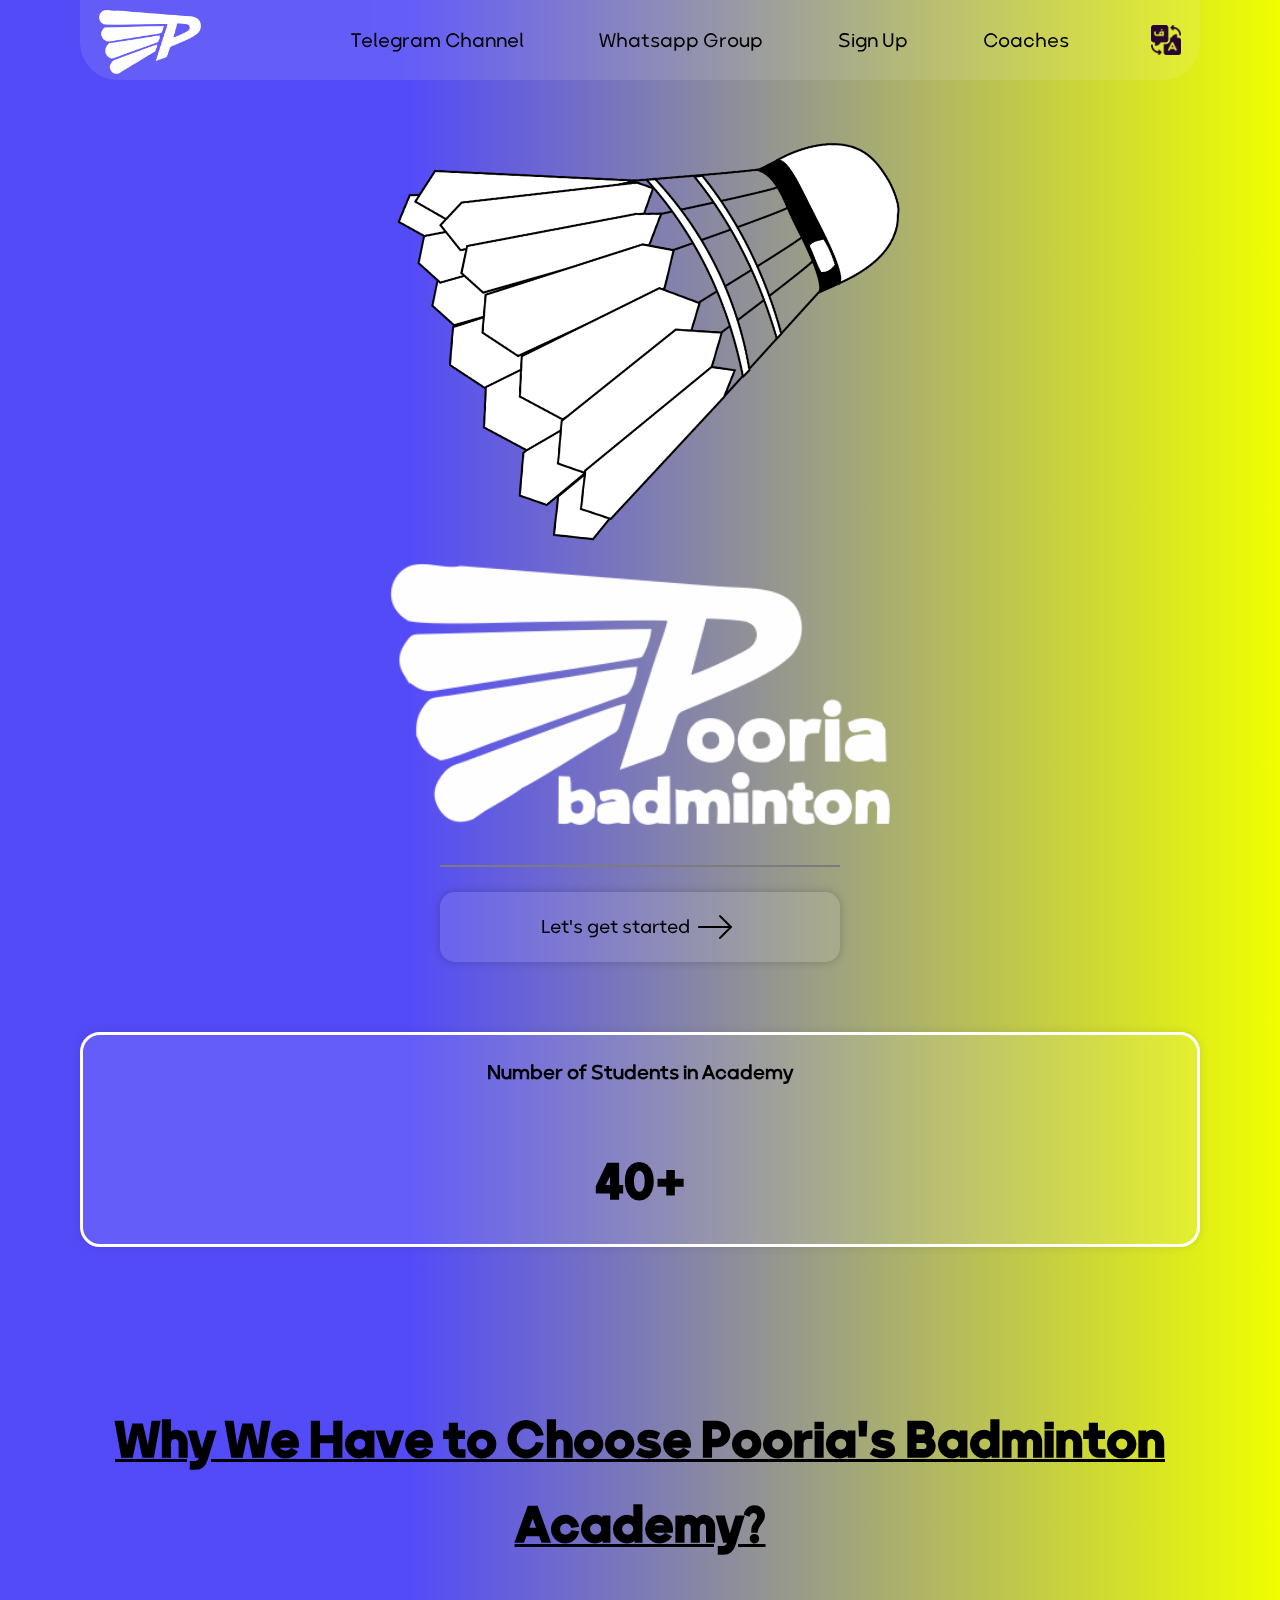
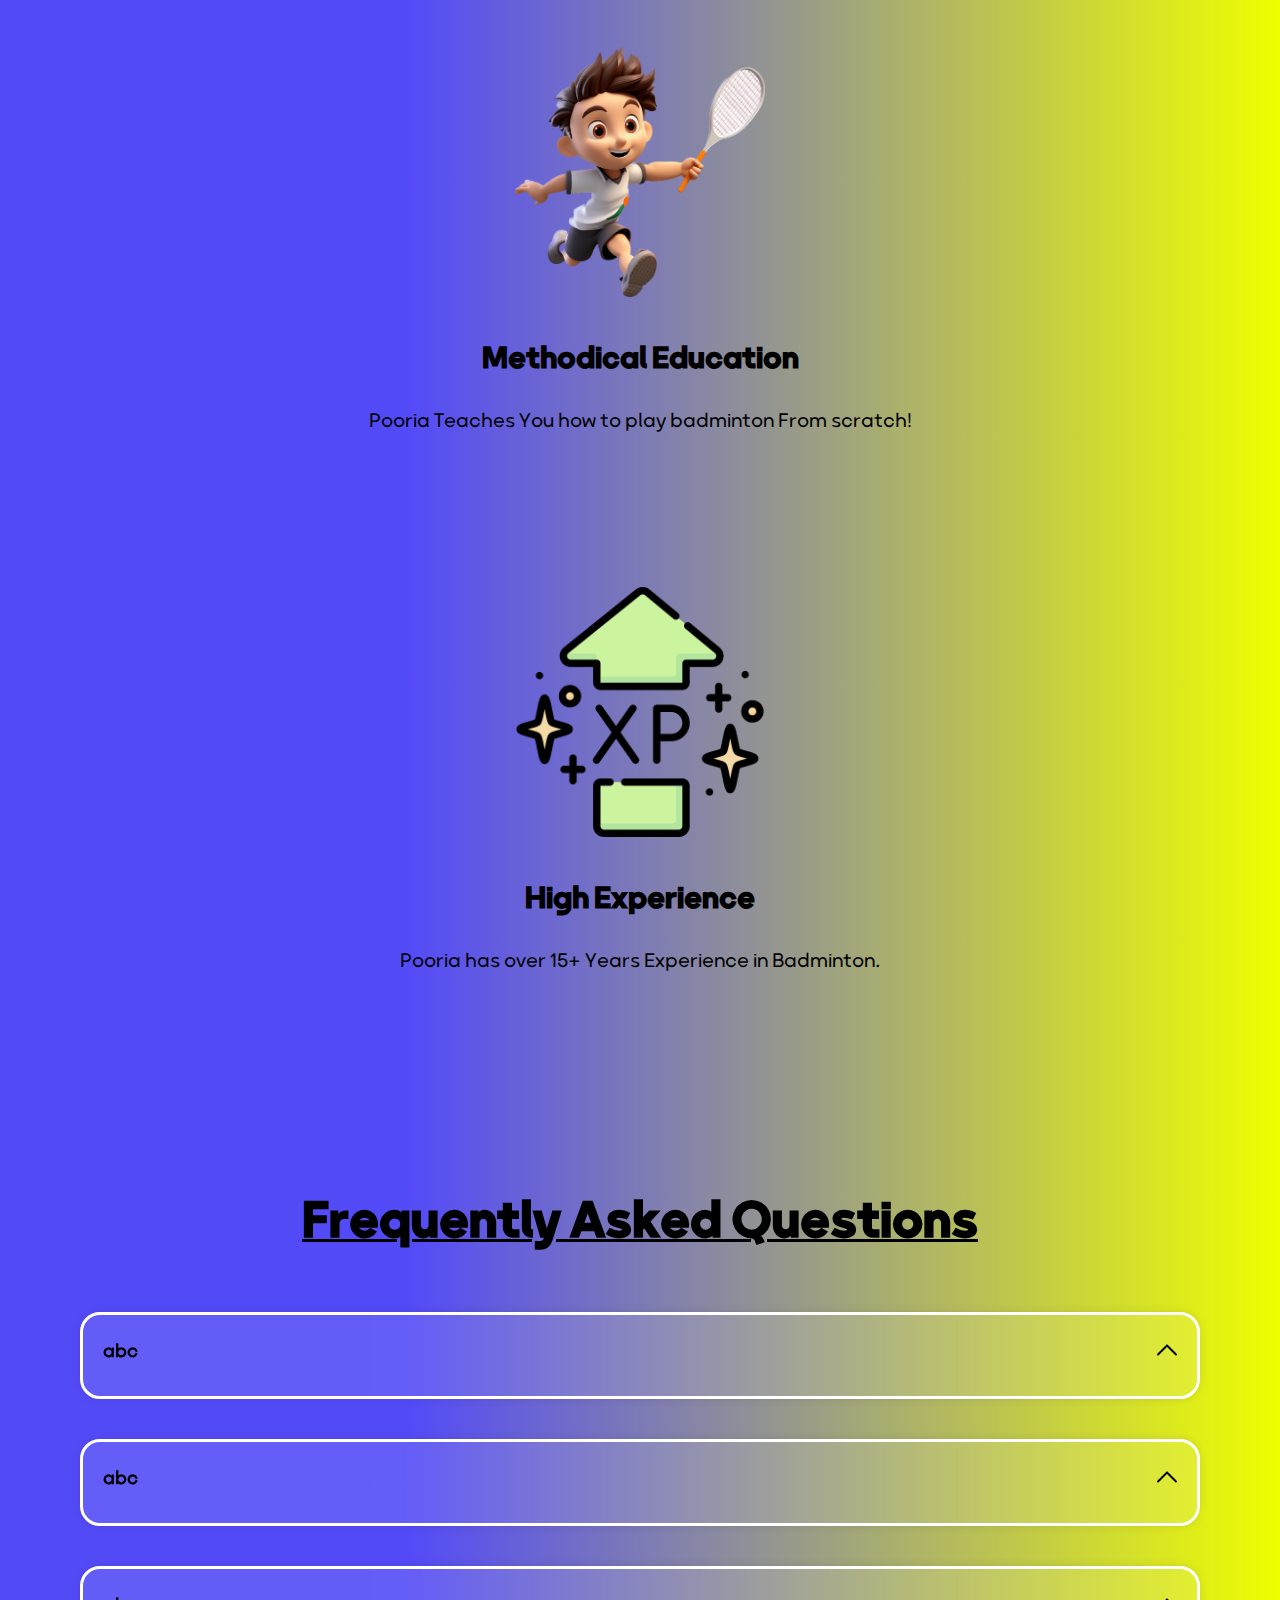
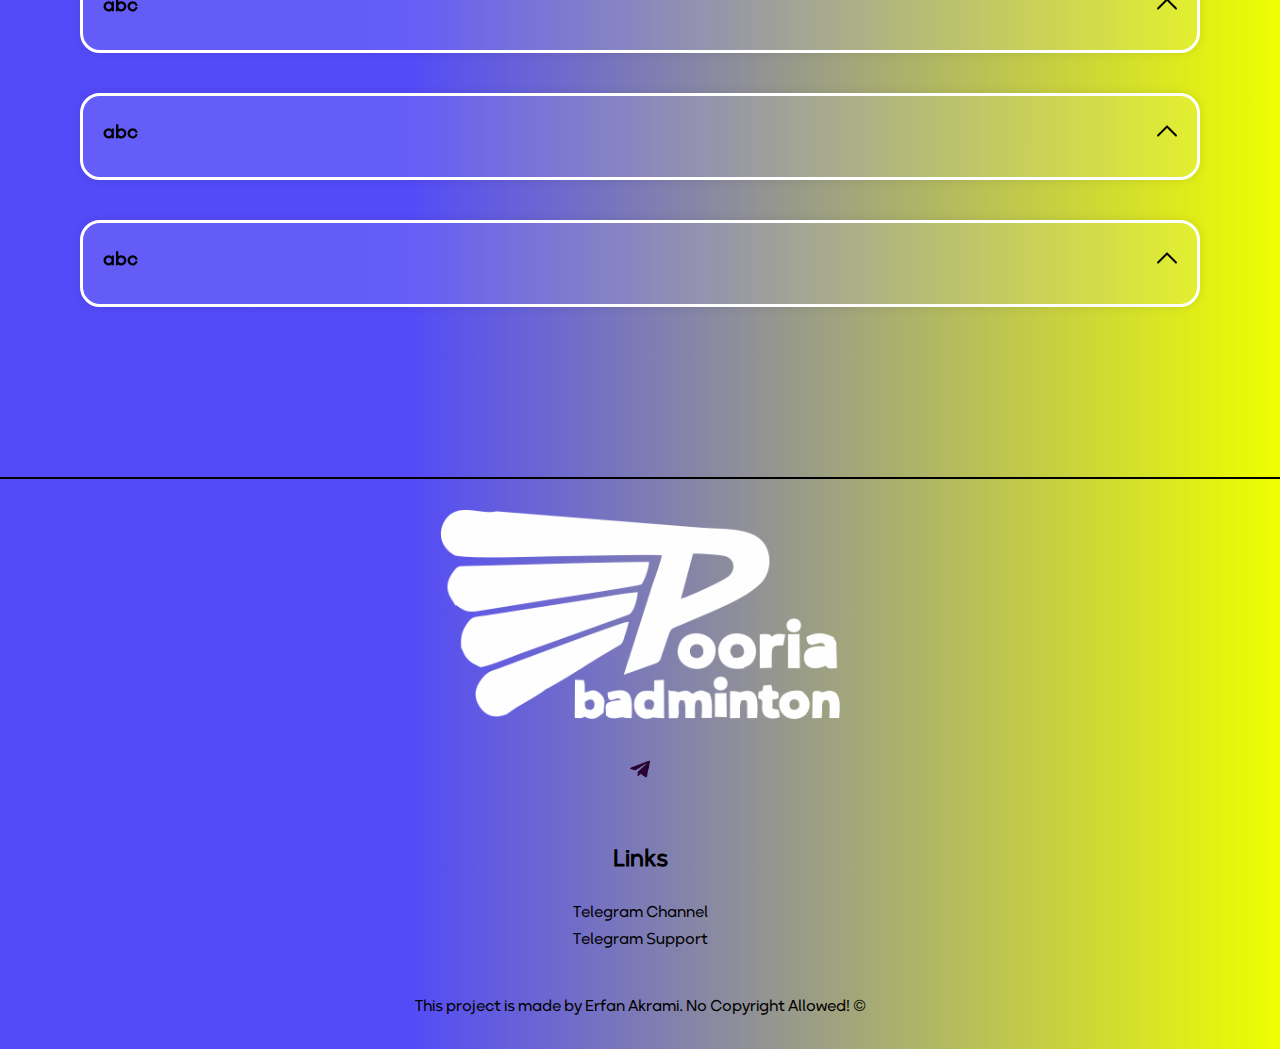
<file: index.html>
<!DOCTYPE html>
<html lang="en">
<head>
    <meta charset="UTF-8">
    <meta name="viewport" content="width=device-width, initial-scale=1.0">
    <link rel="stylesheet" href="./css/main.css">
    <title>Pooria's Academy | اکامی پوریا</title>
</head>
<body>
  <div class="content">
    <div class="header" id="header">
      <a href="#">
        <img src="images/logo-header-p-dark.png" alt="logo" class="header-logo" id="headerLogo">
      </a>
      <nav>
        <ul class="header-navbar">
          <li><a href="https://t.me/GorganBadminton">Telegram Channel</a></li>
          <li><a href="https://wa.me/+989111716951">Whatsapp Group</a></li>
          <li><a href="https://forms.gle/6HnpxQLPfh3gNJad7">Sign Up</a></li>
          <li><a href="pages/coaches.html">Coaches</a></li>
        </ul>
      </nav>
      <a href="pages/fa.html" class="languages" id="languages-icon-menu">
        <img src="images/languages-light.png" alt="theme" class="languages-icon" id="LanguageIcon">
      </a>
      <img src="images/hamburger-light.png" alt="menu" class="hamburger-icon" id="hamburgerIcon">
    </div>
    <div class="hamburger-menu">
      <div>
        <p class="cross-icon">X</p>
      </div>
      <ul>
        <li><a href="https://t.me/GorganBadminton">Telegram Channel</a></li>
        <li><a href="https://wa.me/+989111716951">Whatsapp Group</a></li>
        <li>
          <a href="https://forms.gle/6HnpxQLPfh3gNJad7">Sign Up</a>
        </li>
        <li><a href="pages/coaches.html">Coaches</a></li>

      </ul>
      <a href="pages/fa.html" class="languages" id="languages-icon-hamburger-menu">
        <img src="images/languages-dark.png" alt="theme" class="languages-icon" id="LanguageIconSec">
      </a>
    </div>
  </div>  
<main>
    <div class="preview" id="preview">
        <div class="preview-info">
          <img src="images/pooria-badmintoon-dark.png" alt="patrick status" class="patrick-status-text" id="patrickStatusText">
          <div class="line"></div>
          <a href="#" class="preview-button">Let's get started
            <img src="images/arrow-icon.png" alt="arrow">
          </a>
        </div>
        <img src="images/badminton.png" alt="preview" class="stats-img">
      </div>
      <div class="stats" id="stats">
        <div class="stats-box" id="statsPanels">
          <h2>Number of Students in Academy</h2>
          <h1>40+</h1>
        </div>
        
      </div>
      <div class="choose-patrick section" id="choosePatrick">
        <h1 class="main-tag">Why We Have to Choose Pooria's Badminton Academy?</h1>
        <div class="reasons">
          <div class="reason" id="quickInstall">
            <img src="images/boy-badminton.png" alt="picture">
            <h4>Methodical Education</h4>
            <p>
              Pooria Teaches You how to play badminton From scratch!
            </p>
          </div>
          <div class="reason" id="exactStatus">
            <img src="images/level.png" alt="picture">
            <h4>High Experience</h4>
            <p>
              Pooria has over 15+ Years Experience in Badminton.
            </p>
          </div>
        </div>
      </div>
      <div class="Frequently-asked-questions section" id="questionBoxes">
        <h1 class="main-tag">Frequently Asked Questions</h1>
        <div class="question-box">
          <div class="question">
            <h3>abc</h3>
            <img src="images/arrow-top-light.png" alt="arrow" class="arrow bottom">
          </div>
          <div class="answer">
            <p>
              Patrick Status is a website and bot builder. With Patrick Status, you can create a website and a bot in less than 10 seconds to display service details and remaining quotas. This allows your users to easily view their complete service specifications online by entering their configuration details.
            </p>
          </div>
        </div>
        <div class="question-box">
          <div class="question">
            <h3>abc</h3>
            <img src="images/arrow-top-light.png" alt="arrow" class="arrow bottom">
          </div>
          <div class="answer">
            <p>
              Patrick Status encrypts all data with two unique keys for each site and employs various encryption and protection methods.
              <br>
              Additionally, Patrick Status offers a bug bounty program that rewards up to $100 to anyone who reports security vulnerabilities.
            </p>
          </div>
        </div>
        <div class="question-box">
          <div class="question">
            <h3>abc</h3>
            <img src="images/arrow-top-light.png" alt="arrow" class="arrow bottom">
          </div>
          <div class="answer">
            <p>
              Yes, Patrick Status is 100% free right now.
            </p>
          </div>
        </div>
        <div class="question-box">
          <div class="question">
            <h3>abc</h3>
            <img src="images/arrow-top-light.png" alt="arrow" class="arrow bottom">
          </div>
          <div class="answer">
            <p>
              You can contact Patrick Status's support via Telegram:
              <br>
              <a href="https://t.me/PatrickSupport_bot">@PatrickSupport_bot</a>
            </p>
          </div>
        </div>
        <div class="question-box">
          <div class="question">
            <h3>abc</h3>
            <img src="images/arrow-top-light.png" alt="arrow" class="arrow bottom">
          </div>
          <div class="answer">
            <p>
              - Installation without the need for hosting or server.
              <br>
              - Managing websites and panels via Telegram bot.
              <br>
              - Ability to connect to Alireza and Sanai panels.
              <br>
              - Capability to add multiple panels.
              <br>
              - Support for Persian and English languages.
              <br>
              - Free subdomain.
              <br>
              - Display of download and upload rates.
              <br>
              - Display of total consumption.
              <br>
              - Display of service expiration date.
              <br>
              - Display of service activation status.
              <br>
              - Display of remaining days.
              <br>
              - Display of remaining traffic.
              <br>
              - Viewing the online status of configurations.
              <br>
              - Receiving QR code and service connection link.
              <br>
              - Changing the service connection link.
              <br>
              - Creating a unique and fixed link for each service.
              <br>
              - Get Panels Backup.
            </p>
          </div>
        </div>
      </div> 
      </main> 
      <div class="footer-line"></div>
      <footer id="footer">
        <div class="main-footer">
          <div class="footer-logo">
            <img src="images/pooria-badmintoon-dark.png" alt="patrick status" class="footer-logo-img" id="footerLogo">
            <div class="social" id="social">
              <a href="https://t.me/PatrickStatus"><img src="images/telegram-light.png" alt="telegram" class="telegram-icon" id="telegramIcon"></a>
            </div>
          </div>
          <div class="links footer-part" id="support">
            <h2>Links</h2>
            <a href="https://t.me/PatrickStatus">Telegram Channel</a>
            <a href="https://t.me/https://t.me/PatrickSupport_bot">Telegram Support</a>
          </div>
        <p class="copy-right english">
          This project is made by Erfan Akrami. No Copyright Allowed! ©
        </p>
      </div></footer>
    </head>
    <body>
    <script>
      document.querySelectorAll('.question').forEach((question) => {
        question.addEventListener('click', () => {
          const answer = question.nextElementSibling;
          const arrow = question.querySelector('.arrow');
          
          answer.classList.toggle('show');
          arrow.classList.toggle('rotated');
        });
      });
    </script>
  <script>
  document.addEventListener("DOMContentLoaded", function() {
    const hamburgerMenu = document.querySelector('.hamburger-menu');
    const hamburgerIcon = document.querySelector('.hamburger-icon');
    const crossIcon = document.querySelector('.cross-icon');

    // Function to open the menu
    function openMenu() {
      hamburgerMenu.style.transform = 'translateX(0)';
    }

    // Function to close the menu
    function closeMenu() {
      hamburgerMenu.style.transform = 'translateX(200%)';
    }

    // Event listener for the hamburger icon to open the menu
    hamburgerIcon.addEventListener('click', openMenu);

    // Event listener for the cross icon to close the menu
    crossIcon.addEventListener('click', closeMenu);
  });
  </script>
</body>
</html>
</file>
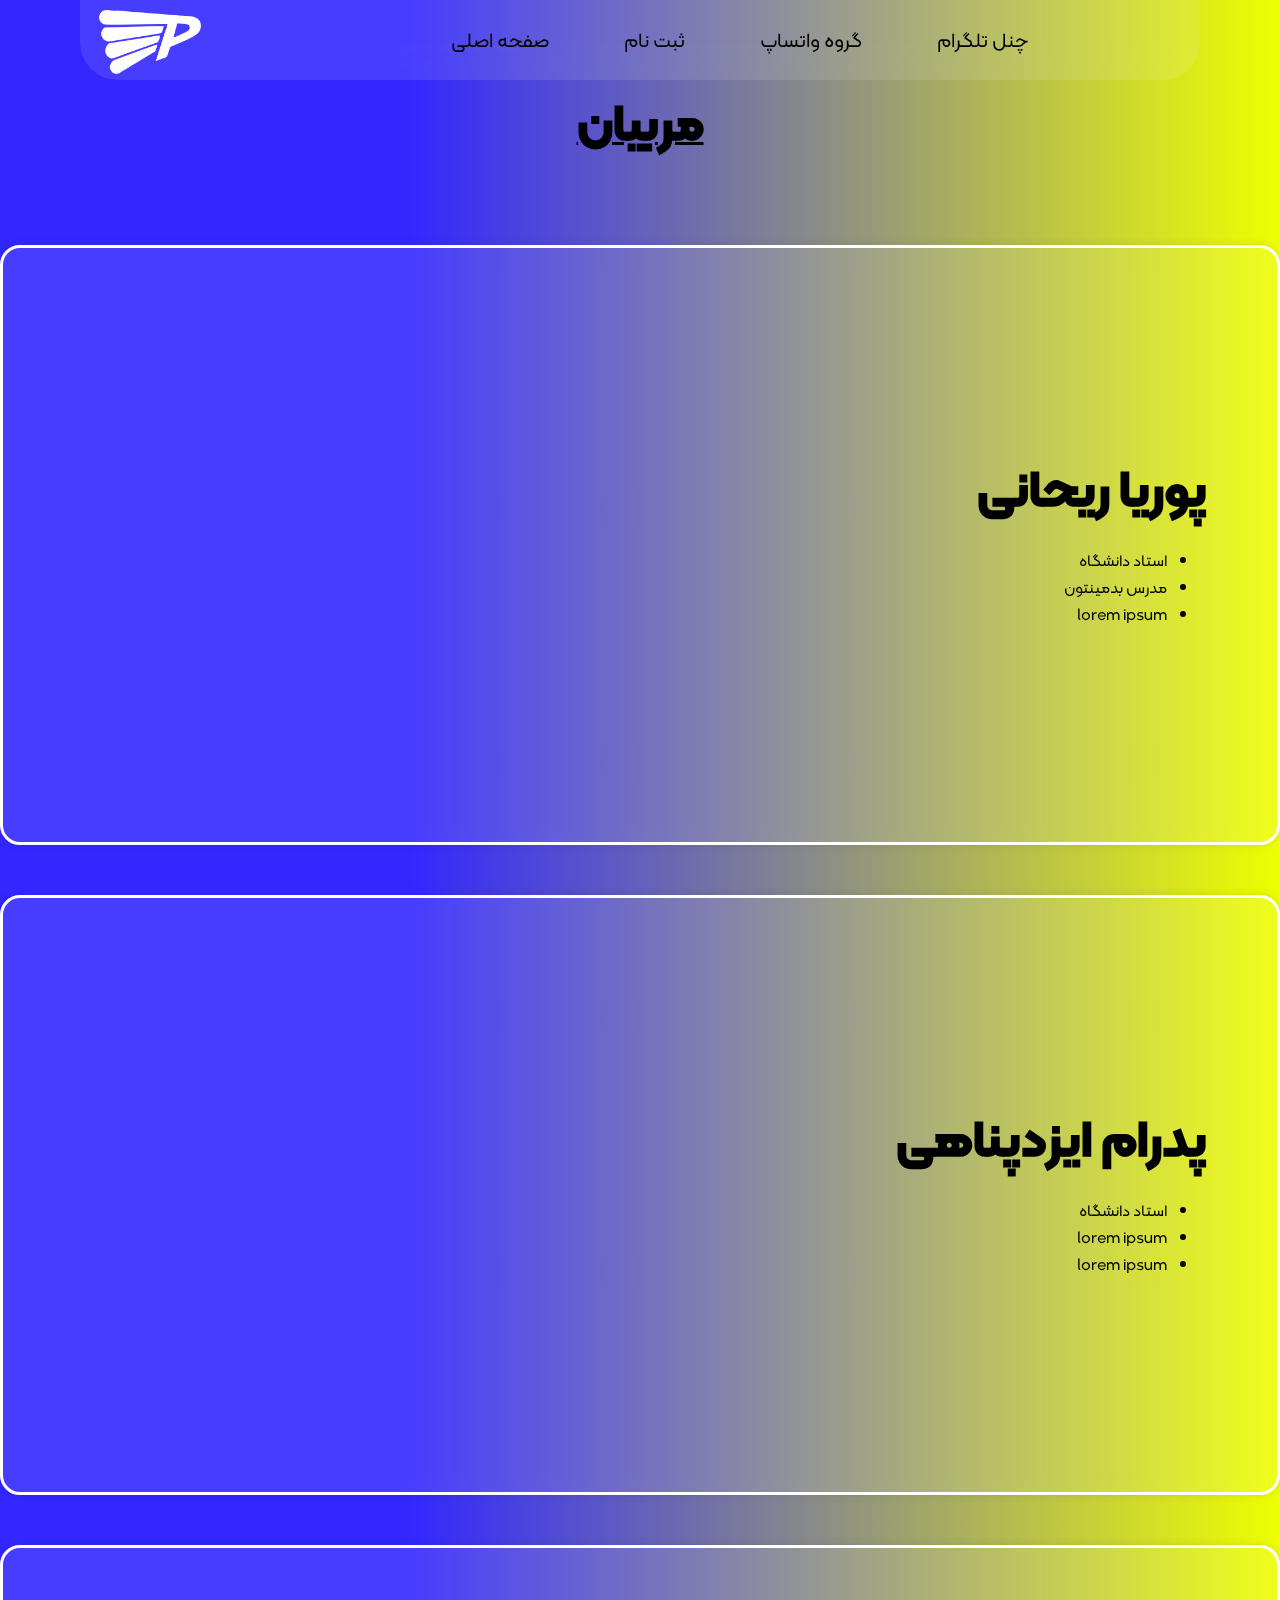
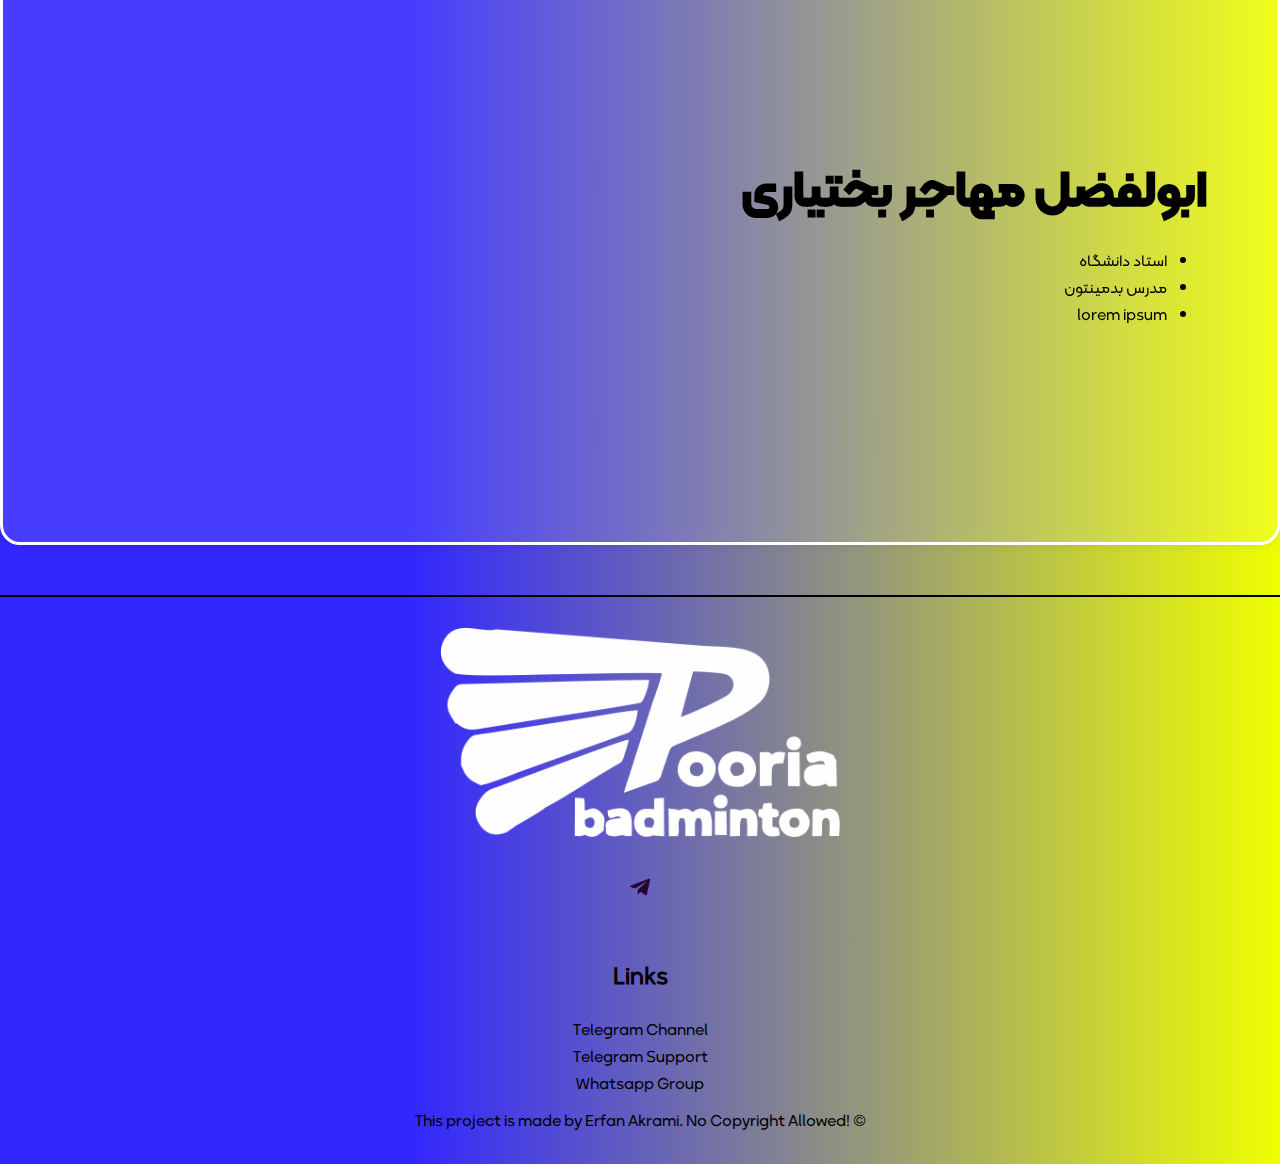
<file: pages/coaches.html>
<!DOCTYPE html>
<html lang="fa" dir="rtl">
<head>
    <link rel="stylesheet" href="../css/coaches.css">
    <meta charset="UTF-8">
    <meta name="viewport" content="width=device-width, initial-scale=1.0">
    <title>Pooria's Academy | اکامی پوریا</title>
</head>
<body>
    <div class="content">
        <div class="header" id="header">
          <a href="#">
            <img src="../images/logo-header-p-dark.png" alt="logo" class="header-logo" id="headerLogo">
          </a>
          <nav>
            <ul class="header-navbar">
              <li><a href="https://t.me/PatrickStatus">چنل تلگرام</a></li>
              <li><a href="https://t.me/Patrick_Status_bot">گروه واتساپ</a></li>
              <li><a href="https://forms.gle/6HnpxQLPfh3gNJad7">ثبت نام</a></li>
              <li><a href="../index.html">صفحه اصلی</a></li>
            </ul>
          </nav>
          <img src="../images/hamburger-light.png" alt="menu" class="hamburger-icon" id="hamburgerIcon">
        </div>
        <div class="hamburger-menu">
          <div>
            <p class="cross-icon">X</p>
          </div>
          <ul>
            <li><a href="https://t.me/PatrickStatus">چنل تلگرام</a></li>
            <li><a href="https://t.me/Patrick_Status_bot">گروه واتساپ</a></li>
            <li>
              <a href="https://forms.gle/6HnpxQLPfh3gNJad7">ثبت نام</a>
            </li>
            <li><a href="../index.html">صفحه اصلی</a></li>
          </ul>
        </div>
      </div>  
      <main>
        <div class="coachesInfo">
        <h1 class="main-tag">مربیان</h1>
        <div class="stats-box" id="a1">
          <h1>پوریا ریحانی</h1>
          <ul>
            <li>استاد دانشگاه</li>
            <li>مدرس بدمینتون</li>
            <li>lorem ipsum</li>
          </ul>
          </div>
        <div class="stats-box" id="a2">
          <h1>پدرام ایزدپناهی</h1>
          <ul>
            <li>استاد دانشگاه</li>
            <li>lorem ipsum</li>
            <li>lorem ipsum</li>
          </ul>
          </div>
        <div class="stats-box" id="a3">
          <h1>ابولفضل مهاجر بختیاری</h1>
          <ul>
            <li>استاد دانشگاه</li>
            <li>مدرس بدمینتون</li>
            <li>lorem ipsum</li>
          </ul>
          </div>
        </div>
      </main>
      <div class="footer-line"></div>
      <footer id="footer">
        <div class="main-footer">
          <div class="footer-logo">
            <img src="../images/pooria-badmintoon-dark.png" alt="patrick status" class="footer-logo-img" id="footerLogo">
            <div class="social" id="social">
              <a href="https://t.me/GorganBadminton"><img src="../images/telegram-light.png" alt="telegram" class="telegram-icon" id="telegramIcon"></a>
            </div>
          </div>
          <div class="setup footer-part" id="setup">
          <div class="links footer-part" id="support">
            <h2>Links</h2>
            <a href="https://t.me/GorganBadminton">Telegram Channel</a>
            <a href="https://t.me/meErfunn">Telegram Support</a>
            <a href="https://wa.me/+989111716951">Whatsapp Group</a>
          </div>
          <p class="copy-right english">
            © !This project is made by Erfan Akrami. No Copyright Allowed 
          </p>
      </div></footer>
      <script>
        document.addEventListener("DOMContentLoaded", function() {
          const hamburgerMenu = document.querySelector('.hamburger-menu');
          const hamburgerIcon = document.querySelector('.hamburger-icon');
          const crossIcon = document.querySelector('.cross-icon');
      
          // Function to open the menu
          function openMenu() {
            hamburgerMenu.style.transform = 'translateX(0)';
          }
      
          // Function to close the menu
          function closeMenu() {
            hamburgerMenu.style.transform = 'translateX(200%)';
          }
      
          // Event listener for the hamburger icon to open the menu
          hamburgerIcon.addEventListener('click', openMenu);
      
          // Event listener for the cross icon to close the menu
          crossIcon.addEventListener('click', closeMenu);
        });
        </script>
</body>
</html>
</file>
<file: css/main.css>
@font-face {
  font-family: Basefont;
  src: url(../font/Kelmah-Regular.otf);
}
@font-face {
  font-family: BasefontBold;
  src: url(../font/Kelmah-Bold.otf);
}
:root {
  --background-light: linear-gradient(90deg, rgba(21, 9, 245, 0.733) 32%, rgba(239,255,0,1) 100%);z
  --text-color-dark: white;
}

* {
  margin: 0;
  padding: 0;
  box-sizing: border-box;   
  --text-color-light: black;
  --text-color-dark: white;
  text-decoration: none;
  font-family: Basefont;
  scroll-behavior: smooth;
}
body {
  transition: background-color 0.5s ease, color 0.5s ease; /* Add transitions for background-color and color */
}

/* Dark mode */
body.dark-mode {
  background-color: #333; /* Adjust as needed */
  color: #fff; /* Adjust text color */
}
body{
  background-image: var(--background-light);
  color: var(--text-color-light);
}

body.dark-mode {
  background-image: var(--background-dark);
  color: var(--text-color-dark);
}
body.dark-mode .header-navbar .header-menu {
  color: var(--text-color-dark);
}
.header-navbar .header-menu {
  color: var(--text-color-light); /* Default to light theme */
  text-decoration: none;
}

.header {
  position: sticky;
  top: 0px;
  background: rgba(255, 255, 255, 0.1);
  z-index: 10;
  display: flex;
  align-items: center;
  width: auto;
  height: 80px;
  margin: 0px 80px;
  padding: 10px 18.75px;
  transition: all 0.3s ease;
  border-bottom-left-radius: 37.5px;
  border-bottom-right-radius: 37.5px;
  -webkit-backdrop-filter: blur(15px);
  backdrop-filter: blur(15px);
  box-shadow: var(--black-white-swap) 0 0 5px;
  --text-color-light: black;
  --text-color-dark: white;
}
a:-webkit-any-link {
  color: -webkit-link;
  cursor: pointer;
  list-style-type: none;
 color: #000;
}
nav {
  position: absolute;
  right: 100px;
  margin: 18.75px;
  display: flex;
  align-items: center;
}
ul {
  display: block;
  list-style-type: disc;
  margin-block-start: 1em;
  margin-block-end: 1em;
  margin-inline-start: 0px;
  margin-inline-end: 0px;
  padding-inline-start: 40px;
  unicode-bidi: isolate;
}
li {
  display: list-item;
  text-align: -webkit-match-parent;
  unicode-bidi: isolate;
}
.header-navbar {
  display: flex;
  gap: 50px;
  list-style-type: none;
}
.header-logo {
  width: 102px;
  height: 64px;
  position: absolute;
  top: 10px;
  left: 18.75px;
}
.header-navbar a {
  display: block;
  text-decoration: none;
  color: black;
  padding: 6.25px 12.5px;
  border-radius: 37.5px;
  transition: 0.4s;
  font-size: 20px;
}
.theme-icon {
  width: 40px;
  height: 40px;
  border-radius: 50%;
  position: absolute;
  right: 80px;
  cursor: pointer;
  transition: opacity 0.5s;
}
.languages {
  width: 30px;
  height: 30px;
  position: absolute;
  right: 18.75px;
  transition: opacity 0.5s;
}

.languages-icon {
  width: 30px;
  height: 30px;
  cursor: pointer;
}
#languages-icon-hamburger-menu {
  position: absolute;
  top: 20px;
  right: 25px;
}

#theme-icon-hamburger-menu {
  position: absolute;
  top: 15px;
  right: 80px;
}

.theme-icon.active {
  animation: fadeInOut 2s forwards;
}

.hamburger-menu {
  background: rgba(255, 255, 255, 0.1);
  -webkit-backdrop-filter: blur(15px);
  backdrop-filter: blur(15px);
  z-index: 20;
  position: fixed;
  top: 0;
  right: 0;
  width: 70vw;
  height: 100vh;
  transform: translateX(200%);
  box-shadow: 0px 0px 100px rgba(0, 0, 0, 0.9);
  border-top-left-radius: 15px;
  border-bottom-left-radius: 15px;
  transition: transform 0.3s ease-in-out; /* Smooth transition */
}

.hamburger-icon {
  cursor: pointer;
  display: none;
  position: absolute;
  right: 25px;
  width: 50px;
}

.cross-icon {
  cursor: pointer;
  width: 50px;
  display: inline-block;
  margin: 12.5px 25px;
}

.hamburger-menu ul {
  margin-top: 25px;
}

.hamburger-menu li {
  list-style: none;
  padding: 12.5px 25px;
}

.hamburger-menu ul li a {
  font-size: 20px;
  text-decoration: none;
  display: inline-block;
  color: var(--black-white-swap);
  padding: 6.25px 12.5px;
  border-radius: 37.5px;
  transition: 0.4s;
}

.hamburger-menu ul li a:hover {
  transform: scale(1.05);
}

.preview {
  display: flex;
  justify-content: center;
  align-items: center;
  margin: 50px 80px;
  padding: 0px 70px;
  overflow: hidden;
}
.stats {
  margin: 50px 80px;
  display: flex;
}
div {
  display: block;
  unicode-bidi: isolate;
}
.section {
  display: flex;
  flex-direction: column;
  align-items: center;
  margin: 150px 80px;
}
.preview-info {
  color: var(--black-white-swap);
  text-align: center;
  display: flex;
  flex-direction: column;
  align-items: center;
  margin-right: 150px;
  padding: 20px;
}
.preview-button:hover {
  background-color: rgba(255, 255, 255, 0.3);
  box-shadow: 0 0 10px rgba(0, 0, 0, 0.5);
}
.preview-info h3 {
  font-family: BasefontBold;
  font-size: 30px;
  white-space: nowrap;
}
.preview-info .line {
  height: 1.25px;
  width: 80%;
  margin: 25px;
  background-color: #7c7c7c;
}
.stats-img {
  width: 500px;
  height: auto;
  transform: rotate(4deg);
}
.patrick-status-text {
  margin-bottom: 15px;
  width: 500px;
}
img {
  overflow-clip-margin: content-box;
  overflow: clip;
}
.preview-info h3 {
  font-family: BasefontBold;
  font-size: 30px;
  white-space: nowrap;
}
.preview-info .line {
  height: 1.25px;
  width: 80%;
  margin: 25px;
  background-color: #7c7c7c;
}
.header-navbar a:hover {
  transform: scale(1.05);
}
.preview-button {
  text-decoration: none;
  color: var(--text-color-dark);
  font-size: larger;
  display: flex;
  align-items: center;
  justify-content: center;
  border-radius: 15px;
  width: 80%;
  border: var(--black-white-swap) solid 1px;
  padding: 10px 35px;
  background-color: rgba(255, 255, 255, 0.1);
  backdrop-filter: blur(15px);
  box-shadow: 0 0 10px rgba(0, 0, 0, 0.2);
  transition: all 0.5s ease;
  list-style-type: none;
}
.stats {
  display: flex;
  justify-content: center;
  align-items: center;
  gap: 20px; /* Add gap between items */
}

.stats-box {
  display: flex;
  flex-direction: column;
  align-items: center;
  justify-content: center;
  width: 100%;
  height: 100%;
  background-color: rgba(255, 255, 255, 0.1);
  backdrop-filter: blur(7px);
  padding: 20px;
  gap: 20px;
  border-radius: 20px;
  border: #fff solid 3px;
  box-shadow: 0 0 10px rgba(0, 0, 0, 0.1);
  transition: all 0.5s ease;
  --text-color-light: black;
  --text-color-dark: white;
}

.stats-box h2 {
  margin-bottom: 30px;
  font-size: 20px;
  text-align: center;
}

.stats-box h1 {
  font-family: BasefontBold;
  font-size: 50px;
}

.stats-box:hover {
  backdrop-filter: blur(15px);
  transform: scale(1.03);
}

#stats-users {
  margin: 0px 30px;
}

.section {
  display: flex;
  flex-direction: column;
  align-items: center;
  margin: 150px 80px;
}

.main-tag {
  color: var(--black-white-swap);
  font-family: BasefontBold;
  font-size: 50px;
  text-decoration: underline 3px !important;
  margin-bottom: 30px;
  text-align: center;
}

.reasons {
  display: flex;
  gap: 50px;
}

.reason {
  display: flex;
  flex-direction: column;
  align-items: center;
  width: 430px;
}

.reason > img {
  width: 250px;
  height: 250px;
  margin-bottom: 35px;
  transition: all 0.5s;
  &:hover {
    transform: scale(1.1);
  }
}
.reason h4 {
  font-family: BasefontBold;
  font-size: 30px;
  white-space: nowrap;
  color: var(--black-white-swap);
  margin-bottom: 20px;
}
.reason p {
  color: var(--black-white-swap);
  font-size: 20px;
  text-align: center;
}
.question-box {
  color: var(--black-white-swap);
  background-color: rgba(255, 255, 255, 0.1);
  backdrop-filter: blur(15px);
  border-radius: 20px;
  margin: 20px 0px;
  padding: 20px;
  width: 100%;
  border: #fff solid 3px;
  box-shadow: 0 0 10px rgba(0, 0, 0, 0.1);
}

.question {
  width: 100%;
  display: flex;
  align-items: center;
  justify-content: space-between;
  margin-bottom: 10px;
  cursor: pointer;
}

.question-box h3 {
  display: inline-block;
}

.question-box p {
  text-align: left;
}

.question-box img {
  width: 20px;
  transition: transform 0.4s ease;
}

.answer {
  max-height: 0;
  overflow: hidden;
  width: 100%;
  transition: max-height 0.4s ease;
}

.answer.show {
  max-height: 1000px; /* Large value to ensure it accommodates the content */
}

.arrow.rotated {
  transform: rotate(180deg);
}
footer a {
  transition: all 0.3s;
  &:hover {
    color: #ffffff;
  }
}
.main-footer {
  display: flex;
  padding: 30px;
  justify-content: center;
  column-gap: 200px;
  flex-wrap: wrap;
  row-gap: 30px;
}

.footer-logo {
  display: flex;
  flex-direction: column;
  align-items: center;
  flex: 0 0 100%;
}
.footer-logo-img {
  width: 400px;
  margin-bottom: 20px;
}
.footer-logo p {
  color: var(--black-white-swap);
  width: 300px;
  margin-bottom: 15px;
  text-align: center;
}
.social {
  display: flex;
  justify-content: center;
}
.social img {
  width: 20px;
  margin: 20px;
  transition: all 0.2s;
  &:hover {
    transform: scale(1.1);
  }
}

.main-footer h2 {
  margin-bottom: 20px;
  text-wrap: nowrap;
  --text-color-light: black;
  --text-color-dark: white;
}
.setup {
  display: flex;
  flex-direction: column;
  text-align: center;
  height: 50%;
  --text-color-light: black;
  --text-color-dark: white;
}
.links {
  display: flex;
  flex-direction: column;
  text-align: center;
  height: 50%;
  --text-color-light: black;
  --text-color-dark: white;
}
.demo {
  display: flex;
  flex-direction: column;
  text-align: center;
  height: 50%;
  --text-color-light: black;
  --text-color-dark: white;
}
.footer-line {
  width: 100%;
  height: 2px;
  background-color: black;
  overflow: hidden;
}
.copy-right {
  width: 100%;
  text-align: center;
  margin-top: 10px;
}

@media (max-width: 1500px) {
  .preview {
    flex-direction: column-reverse;
  }
  .preview-info {
    margin-right: 0px;
  }
  .reasons {
    flex-direction: column;
  }
  .reason {
    margin: 50px 0;
    width: auto;
  }
}
.theme-icon{
  visibility: visible;
}
@media (max-width: 1200px) {
  .header {
    margin: 0px 62.5px;
  }
  .preview {
    margin: 30px 62.5px;
  }
  .section {
    margin: 100px 20px;
  }
  .stats {
    margin: 30px 62.5px;
    flex-direction: column;
  }
  .stats-box {
    padding: 15px;
  }
  .stats-box h2 {
    font-size: 20px;
  }
  #stats-users {
    margin: 30px 0px;
  }
}
@media (max-width: 1100px) {
  .footer-logo-img {
    width: 300px;
  }
  .main-footer {
    column-gap: 100px;
    flex-wrap: wrap;
    row-gap: 20px;
  }
}
@media (max-width: 1000px) {
  nav,
  #languages-icon-menu,
  #theme-icon-menu {
    display: none;
  }
  .hamburger-icon {
    display: block;
  }
  .stats-img {
    width: 500px;
  }
  .main-footer {
    gap: 30px;
  }
  .footer-part {
    flex: 0 0 30%;
  }
}
@media (max-width: 800px) {
  .main-footer {
    gap: 30px;
    padding: 15px;
    justify-content: center;
  }
  .footer-part {
    flex: 0 0 45%;
  }
  .footer-logo {
    flex: 0 0 100%;
  }
  .footer-logo-img {
    width: 300px;
  }
  .stats-img {
    width: 400px;
  }
  .patrick-status-text {
    width: 350px;
  }
  .preview-info h3 {
    font-size: 25px;
  }
  .preview-info p {
    font-size: 15px;
  }
  .main-tag {
    font-size: 25px;
    margin-bottom: 20px;
  }
  .reason > img {
    width: 200px;
    height: 200px;
  }
  .reason h4 {
    font-size: 25px;
  }
  .theme-icon{
    visibility: hidden;
  }
}
@media (max-width: 600px) {
  .header {
    margin: 0px 20px;
    height: 50px;
  }
  .header-logo {
    width: 30px;
    height: 30px;
    top: 10px;
  }
  .hamburger-icon {
    width: 30px;
  }
  .theme-icon-hamburger{
    visibility: visible;
  }
  .hamburger-menu ul li a {
    font-size: 15px;
  }
  .preview {
    margin: 50px 20px 20px 20px;
  }
  .stats-img {
    display: none;
  }
  .preview-info {
    padding: 10px;
  }
  .preview-info h3 {
    font-size: 15px;
  }
  .patrick-status-text {
    width: 250px;
  }
  .preview-button {
    padding: 5px 0px;
    font-size: 13px;
  }
  .preview-button img {
    width: 35px;
    margin-left: 10px;
  }
  .section {
    margin: 100px 20px;
  }
  .stats {
    margin: 20px;
  }
  .stats-box {
    padding: 10px;
  }
  .stats-box h2 {
    font-size: 13px;
    margin-bottom: 13px;
  }
  .stats-box h1 {
    font-size: 23px;
  }
  .question-box {
    text-align: center;
  }
  .question-box img {
    width: 15px;
  }
  .question-box .question {
    flex-direction: column;
  }
  .footer-logo {
    img {
      width: 250px;
      margin-bottom: 5px;
    }
    p {
      font-size: 15px;
      width: auto;
      margin-bottom: 0px;
    }
    justify-content: center;
  }
  .social img {
    width: 20px;
  }
  .main-footer {
    gap: 10px;
  }
  .main-footer h2 {
    font-size: 20px;
    margin-bottom: 5px;
  }
  .main-footer a {
    font-size: 15px;
  }
  .copy-right {
    font-size: 10px;
  }
}
@media (max-width: 400px) {
  .main-tag {
    font-size: 20px;
    margin-bottom: 10px;
  }
  .reason h4 {
    font-size: 20px;
  }
  .reason p {
    font-size: 15px;
  }
}
@keyframes fadeInLeft {
  0% {
    opacity: 0;
    transform: translateX(200%);
  }
  50% {
    opacity: 0.5;
    transform: translateX(100%);
  }
  100% {
    transform: translateX(0);
  }
}

@keyframes fadeOutRight {
  0% {
    opacity: 1;
    transform: translateX(0);
  }
  50% {
    opacity: 0.5;
    transform: translateX(100%);
  }
  100% {
    transform: translateX(200%);
  }
}

@keyframes fadeInOut {
  0% {
    opacity: 0;
  }
  100% {
    opacity: 1;
  }
}
@keyframes l5-1 {
  0% {
    left: -48px;
    transform: translateY(-24px);
  }
  100% {
    left: calc(100% + 24px);
    transform: translateY(66px);
  }
}

@keyframes l5-2 {
  100% {
    top: -0.3px;
  }
}
.show-hamburger-menu {
  animation: fadeInLeft 0.3s forwards;
}

.hide-hamburger-menu {
  animation: fadeOutRight 0.3s forwards;
}
.rotate-180 {
  transform: rotate(180deg);
}
</file>
<file: css/coaches.css>
@font-face {
  font-family: Basefont;
  src: url(../font/Kelmah-Regular.otf);
}
@font-face {
  font-family: BasefontBold;
  src: url(../font/Kelmah-Bold.otf);
}

* {
  margin: 0;
  padding: 0;
  box-sizing: border-box;   
  --text-color-light: black;
  text-decoration: none;
  font-family: Basefont;
  scroll-behavior: smooth;
}
body {
  background: linear-gradient(90deg, rgba(13, 0, 255, 0.849) 32%, rgba(239,255,0,1) 100%);
}

.header {
  position: sticky;
  top: 0px;
  background: rgba(255, 255, 255, 0.1);
  z-index: 10;
  display: flex;
  align-items: center;
  width: auto;
  height: 80px;
  margin: 0px 80px;
  padding: 10px 18.75px;
  transition: all 0.3s ease;
  border-bottom-left-radius: 37.5px;
  border-bottom-right-radius: 37.5px;
  -webkit-backdrop-filter: blur(15px);
  backdrop-filter: blur(15px);
  box-shadow: var(--black-white-swap) 0 0 5px;
  --text-color-light: black;
}
a:-webkit-any-link {
  color: -webkit-link;
  cursor: pointer;
  list-style-type: none;
 color: #000;
}
nav {
  position: absolute;
  right: 100px;
  margin: 18.75px;
  display: flex;
  align-items: center;
}
ul {
  display: block;
  list-style-type: disc;
  margin-block-start: 1em;
  margin-block-end: 1em;
  margin-inline-start: 0px;
  margin-inline-end: 0px;
  padding-inline-start: 40px;
  unicode-bidi: isolate;
}
li {
  display: list-item;
  text-align: -webkit-match-parent;
  unicode-bidi: isolate;
}
.header-navbar {
  display: flex;
  gap: 50px;
  list-style-type: none;
}
.header-logo {
  width: 102px;
  height: 64px;
  position: absolute;
  top: 10px;
  left: 18.75px;
}
.header-navbar a {
  display: block;
  text-decoration: none;
  color: black;
  padding: 6.25px 12.5px;
  border-radius: 37.5px;
  transition: 0.4s;
  font-size: 20px;
}
.theme-icon {
  width: 40px;
  height: 40px;
  border-radius: 50%;
  position: absolute;
  right: 80px;
  cursor: pointer;
  transition: opacity 0.5s;
}
.languages {
  width: 30px;
  height: 30px;
  position: absolute;
  right: 18.75px;
  transition: opacity 0.5s;
}

.languages-icon {
  width: 30px;
  height: 30px;
  cursor: pointer;
}
#languages-icon-hamburger-menu {
  position: absolute;
  top: 20px;
  right: 25px;
}

#theme-icon-hamburger-menu {
  position: absolute;
  top: 15px;
  right: 80px;
}

.theme-icon.active {
  animation: fadeInOut 2s forwards;
}

.hamburger-menu {
  background: rgba(255, 255, 255, 0.1);
  -webkit-backdrop-filter: blur(15px);
  backdrop-filter: blur(15px);
  z-index: 20;
  position: fixed;
  top: 0;
  right: 0;
  width: 70vw;
  height: 100vh;
  transform: translateX(200%);
  box-shadow: 0px 0px 100px rgba(0, 0, 0, 0.9);
  border-top-left-radius: 15px;
  border-bottom-left-radius: 15px;
  transition: transform 0.3s ease-in-out; /* Smooth transition */
}

.hamburger-icon {
  cursor: pointer;
  display: none;
  position: absolute;
  right: 25px;
  width: 50px;
}

.cross-icon {
  cursor: pointer;
  width: 50px;
  display: inline-block;
  margin: 12.5px 25px;
}

.hamburger-menu ul {
  margin-top: 25px;
}

.hamburger-menu li {
  list-style: none;
  padding: 12.5px 25px;
}

.hamburger-menu ul li a {
  font-size: 20px;
  text-decoration: none;
  display: inline-block;
  color: var(--black-white-swap);
  padding: 6.25px 12.5px;
  border-radius: 37.5px;
  transition: 0.4s;
}

.hamburger-menu ul li a:hover {
  transform: scale(1.05);
}

.preview {
  display: flex;
  justify-content: center;
  align-items: center;
  margin: 50px 80px;
  padding: 0px 70px;
  overflow: hidden;
}
.stats {
  margin: 50px 80px;
  display: flex;
}
div {
  display: block;
  unicode-bidi: isolate;
}
.section {
  display: flex;
  flex-direction: column;
  align-items: center;
  margin: 150px 80px;
}
.preview-info {
  color: var(--black-white-swap);
  text-align: center;
  display: flex;
  flex-direction: column;
  align-items: center;
  margin-right: 150px;
  padding: 20px;
}
.preview-button:hover {
  background-color: rgba(255, 255, 255, 0.3);
  box-shadow: 0 0 10px rgba(0, 0, 0, 0.5);
}
.preview-info h3 {
  font-family: BasefontBold;
  font-size: 30px;
  white-space: nowrap;
}
.preview-info .line {
  height: 1.25px;
  width: 80%;
  margin: 25px;
  background-color: #7c7c7c;
}
.stats-img {
  width: 500px;
  height: auto;
  transform: rotate(4deg);
}
.patrick-status-text {
  margin-bottom: 15px;
  width: 500px;
}
img {
  overflow-clip-margin: content-box;
  overflow: clip;
}
.preview-info h3 {
  font-family: BasefontBold;
  font-size: 30px;
  white-space: nowrap;
}
.preview-info .line {
  height: 1.25px;
  width: 80%;
  margin: 25px;
  background-color: #7c7c7c;
}
.header-navbar a:hover {
  transform: scale(1.05);
}
.preview-button {
  text-decoration: none;
  color: var(--text-color-dark);
  font-size: larger;
  display: flex;
  align-items: center;
  justify-content: center;
  border-radius: 15px;
  width: 80%;
  border: var(--black-white-swap) solid 1px;
  padding: 10px 35px;
  background-color: rgba(255, 255, 255, 0.1);
  backdrop-filter: blur(15px);
  box-shadow: 0 0 10px rgba(0, 0, 0, 0.2);
  transition: all 0.5s ease;
  list-style-type: none;
}
.stats {
  display: flex;
  justify-content: center;
  align-items: center;
  gap: 20px; /* Add gap between items */
}

.coachesInfo {
  display: flex;
  flex-direction: column;
  align-items: center;
  gap: 50px;
  margin-bottom: 50px; /* Add space below the stats boxes */
}


.stats-box {
  display: flex;
  text-align: right;
  flex-direction: column;
  align-items: flex-start; /* Aligns items to the start (left in this case) */
  justify-content: center;
  width: 100%; /* Adjust as needed */
  max-width: 1500px;
  height: 600px; /* Adjust as needed */
  background-color: rgba(255, 255, 255, 0.1);
  backdrop-filter: blur(7px);
  padding: 20px;
  border-radius: 20px;
  border: #fff solid 3px;
  box-shadow: 0 0 10px rgba(0, 0, 0, 0.1);
  transition: all 0.5s ease;
  --text-color-dark: black;
}

.stats-box h1 {
  margin-right: 50px; /* Move h1 slightly to the left */
}

.stats-box ul {
  margin-right: 50px; /* Move ul and li elements slightly to the left */
}

.main-tag {
  text-align: center;
  margin-bottom: 20px;
}


.stats-box h2 {
  margin-bottom: 30px;
  font-size: 20px;
  text-align: center;
}

.stats-box h1 {
  font-family: BasefontBold;
  font-size: 50px;
}

.stats-box:hover {
  backdrop-filter: blur(15px);
  transform: scale(1.03);
}

#stats-users {
  margin: 0px 30px;
}

.section {
  display: flex;
  flex-direction: column;
  align-items: center;
  margin: 150px 80px;
}

.main-tag {
  color: var(--black-white-swap);
  font-family: BasefontBold;
  font-size: 50px;
  text-decoration: underline 3px !important;
  margin-bottom: 30px;
  text-align: center;
}

.reasons {
  display: flex;
  gap: 50px;
}

.reason {
  display: flex;
  flex-direction: column;
  align-items: center;
  width: 430px;
}

.reason > img {
  width: 250px;
  height: 250px;
  margin-bottom: 35px;
  transition: all 0.5s;
  &:hover {
    transform: scale(1.1);
  }
}
.reason h4 {
  font-family: BasefontBold;
  font-size: 30px;
  white-space: nowrap;
  color: var(--black-white-swap);
  margin-bottom: 20px;
}
.reason p {
  color: var(--black-white-swap);
  font-size: 20px;
  text-align: center;
}
.question-box {
  color: var(--black-white-swap);
  background-color: rgba(255, 255, 255, 0.1);
  backdrop-filter: blur(15px);
  border-radius: 20px;
  margin: 20px 0px;
  padding: 20px;
  width: 100%;
  border: #fff solid 3px;
  box-shadow: 0 0 10px rgba(0, 0, 0, 0.1);
}

.question {
  width: 100%;
  display: flex;
  align-items: center;
  justify-content: space-between;
  margin-bottom: 10px;
  cursor: pointer;
}

.question-box h3 {
  display: inline-block;
}

.question-box p {
  text-align: left;
}

.question-box img {
  width: 20px;
  transition: transform 0.4s ease;
}

.answer {
  max-height: 0;
  overflow: hidden;
  width: 100%;
  transition: max-height 0.4s ease;
}

.answer.show {
  max-height: 1000px; /* Large value to ensure it accommodates the content */
}

.arrow.rotated {
  transform: rotate(180deg);
}
footer a {
  transition: all 0.3s;
  &:hover {
    color: #ffffff;
  }
}
.main-footer {
  display: flex;
  padding: 30px;
  justify-content: center;
  column-gap: 200px;
  flex-wrap: wrap;
  row-gap: 30px;
}

.footer-logo {
  display: flex;
  flex-direction: column;
  align-items: center;
  flex: 0 0 100%;
}
.footer-logo-img {
  width: 400px;
  margin-bottom: 20px;
}
.footer-logo p {
  color: var(--black-white-swap);
  width: 300px;
  margin-bottom: 15px;
  text-align: center;
}
.social {
  display: flex;
  justify-content: center;
}
.social img {
  width: 20px;
  margin: 20px;
  transition: all 0.2s;
  &:hover {
    transform: scale(1.1);
  }
}

.main-footer h2 {
  margin-bottom: 20px;
  text-wrap: nowrap;
  --text-color-light: black;
  --text-color-dark: white;
}
.setup {
  display: flex;
  flex-direction: column;
  text-align: center;
  height: 50%;
  --text-color-light: black;
  --text-color-dark: white;
}
.links {
  display: flex;
  flex-direction: column;
  text-align: center;
  height: 50%;
  --text-color-light: black;
  --text-color-dark: white;
}
.demo {
  display: flex;
  flex-direction: column;
  text-align: center;
  height: 50%;
  --text-color-light: black;
  --text-color-dark: white;
}
.footer-line {
  width: 100%;
  height: 2px;
  background-color: black;
  overflow: hidden;
  margin-top: 50px; /* Add space above the footer line */
}
.copy-right {
  width: 100%;
  text-align: center;
  margin-top: 10px;
}

@media (max-width: 1500px) {
  .preview {
    flex-direction: column-reverse;
  }
  .preview-info {
    margin-right: 0px;
  }
  .reasons {
    flex-direction: column;
  }
  .reason {
    margin: 50px 0;
    width: auto;
  }
}
.theme-icon{
  visibility: visible;
}
@media (max-width: 1200px) {
  .header {
    margin: 0px 62.5px;
  }
  .preview {
    margin: 30px 62.5px;
  }
  .section {
    margin: 100px 20px;
  }
  .stats {
    margin: 30px 62.5px;
    flex-direction: column;
  }
  .stats-box {
    padding: 15px;
  }
  .stats-box h2 {
    font-size: 20px;
  }
  #stats-users {
    margin: 30px 0px;
  }
}
@media (max-width: 1100px) {
  .footer-logo-img {
    width: 300px;
  }
  .main-footer {
    column-gap: 100px;
    flex-wrap: wrap;
    row-gap: 20px;
  }
}
@media (max-width: 768px) {
  .stats-box {
    width: 100%;
    padding: 10px;
    max-width: 600px;
    height: 250px;
  }

  .stats-box h1, .stats-box ul {
    margin-right: 20px; /* Reduce margin for smaller screens */
  }
}
@media (max-width: 1024px) {
  .stats-box {
    width: 95%;
    padding: 15px;
    max-width: 1200px;
    height: 200px;
  }
}
@media (max-width: 480px) {
  .stats-box {
    padding: 5px;
    min-height: 150px;
  }

  .stats-box h1 {
    font-size: 1.5rem; /* Adjust font size */
    margin-right: 10px; /* Reduce margin further */
  }

  .stats-box ul {
    margin-right: 10px;
  }
}
@media (max-width: 1000px) {
  nav,
  #languages-icon-menu,
  #theme-icon-menu {
    display: none;
  }
  .hamburger-icon {
    display: block;
  }
  .stats-img {
    width: 500px;
  }
  .main-footer {
    gap: 30px;
  }
  .footer-part {
    flex: 0 0 30%;
  }
}
@media (max-width: 800px) {
  .main-footer {
    gap: 30px;
    padding: 15px;
    justify-content: center;
  }
  .footer-part {
    flex: 0 0 45%;
  }
  .footer-logo {
    flex: 0 0 100%;
  }
  .footer-logo-img {
    width: 300px;
  }
  .stats-img {
    width: 400px;
  }
  .patrick-status-text {
    width: 350px;
  }
  .preview-info h3 {
    font-size: 25px;
  }
  .preview-info p {
    font-size: 15px;
  }
  .main-tag {
    font-size: 25px;
    margin-bottom: 20px;
  }
  .reason > img {
    width: 200px;
    height: 200px;
  }
  .reason h4 {
    font-size: 25px;
  }
  .theme-icon{
    visibility: hidden;
  }
}
@media (max-width: 600px) {
  .header {
    margin: 0px 20px;
    height: 50px;
  }
  .header-logo {
    width: 30px;
    height: 30px;
    top: 10px;
  }
  .hamburger-icon {
    width: 30px;
  }
  .theme-icon-hamburger{
    visibility: visible;
  }
  .hamburger-menu ul li a {
    font-size: 15px;
  }
  .preview {
    margin: 50px 20px 20px 20px;
  }
  .stats-img {
    display: none;
  }
  .preview-info {
    padding: 10px;
  }
  .preview-info h3 {
    font-size: 15px;
  }
  .patrick-status-text {
    width: 250px;
  }
  .preview-button {
    padding: 5px 0px;
    font-size: 13px;
  }
  .preview-button img {
    width: 35px;
    margin-left: 10px;
  }
  .section {
    margin: 100px 20px;
  }
  .stats {
    margin: 20px;
  }
  .stats-box {
    padding: 10px;
  }
  .stats-box h2 {
    font-size: 13px;
    margin-bottom: 13px;
  }
  .stats-box h1 {
    font-size: 23px;
  }
  .question-box {
    text-align: center;
  }
  .question-box img {
    width: 15px;
  }
  .question-box .question {
    flex-direction: column;
  }
  .footer-logo {
    img {
      width: 250px;
      margin-bottom: 5px;
    }
    p {
      font-size: 15px;
      width: auto;
      margin-bottom: 0px;
    }
    justify-content: center;
  }
  .social img {
    width: 20px;
  }
  .main-footer {
    gap: 10px;
  }
  .main-footer h2 {
    font-size: 20px;
    margin-bottom: 5px;
  }
  .main-footer a {
    font-size: 15px;
  }
  .copy-right {
    font-size: 10px;
  }
}
@media (max-width: 400px) {
  .main-tag {
    font-size: 20px;
    margin-bottom: 10px;
  }
  .reason h4 {
    font-size: 20px;
  }
  .reason p {
    font-size: 15px;
  }
}
@keyframes fadeInLeft {
  0% {
    opacity: 0;
    transform: translateX(200%);
  }
  50% {
    opacity: 0.5;
    transform: translateX(100%);
  }
  100% {
    transform: translateX(0);
  }
}

@keyframes fadeOutRight {
  0% {
    opacity: 1;
    transform: translateX(0);
  }
  50% {
    opacity: 0.5;
    transform: translateX(100%);
  }
  100% {
    transform: translateX(200%);
  }
}

@keyframes fadeInOut {
  0% {
    opacity: 0;
  }
  100% {
    opacity: 1;
  }
}
@keyframes l5-1 {
  0% {
    left: -48px;
    transform: translateY(-24px);
  }
  100% {
    left: calc(100% + 24px);
    transform: translateY(66px);
  }
}

@keyframes l5-2 {
  100% {
    top: -0.3px;
  }
}
.show-hamburger-menu {
  animation: fadeInLeft 0.3s forwards;
}

.hide-hamburger-menu {
  animation: fadeOutRight 0.3s forwards;
}
.rotate-180 {
  transform: rotate(180deg);
}
</file>
